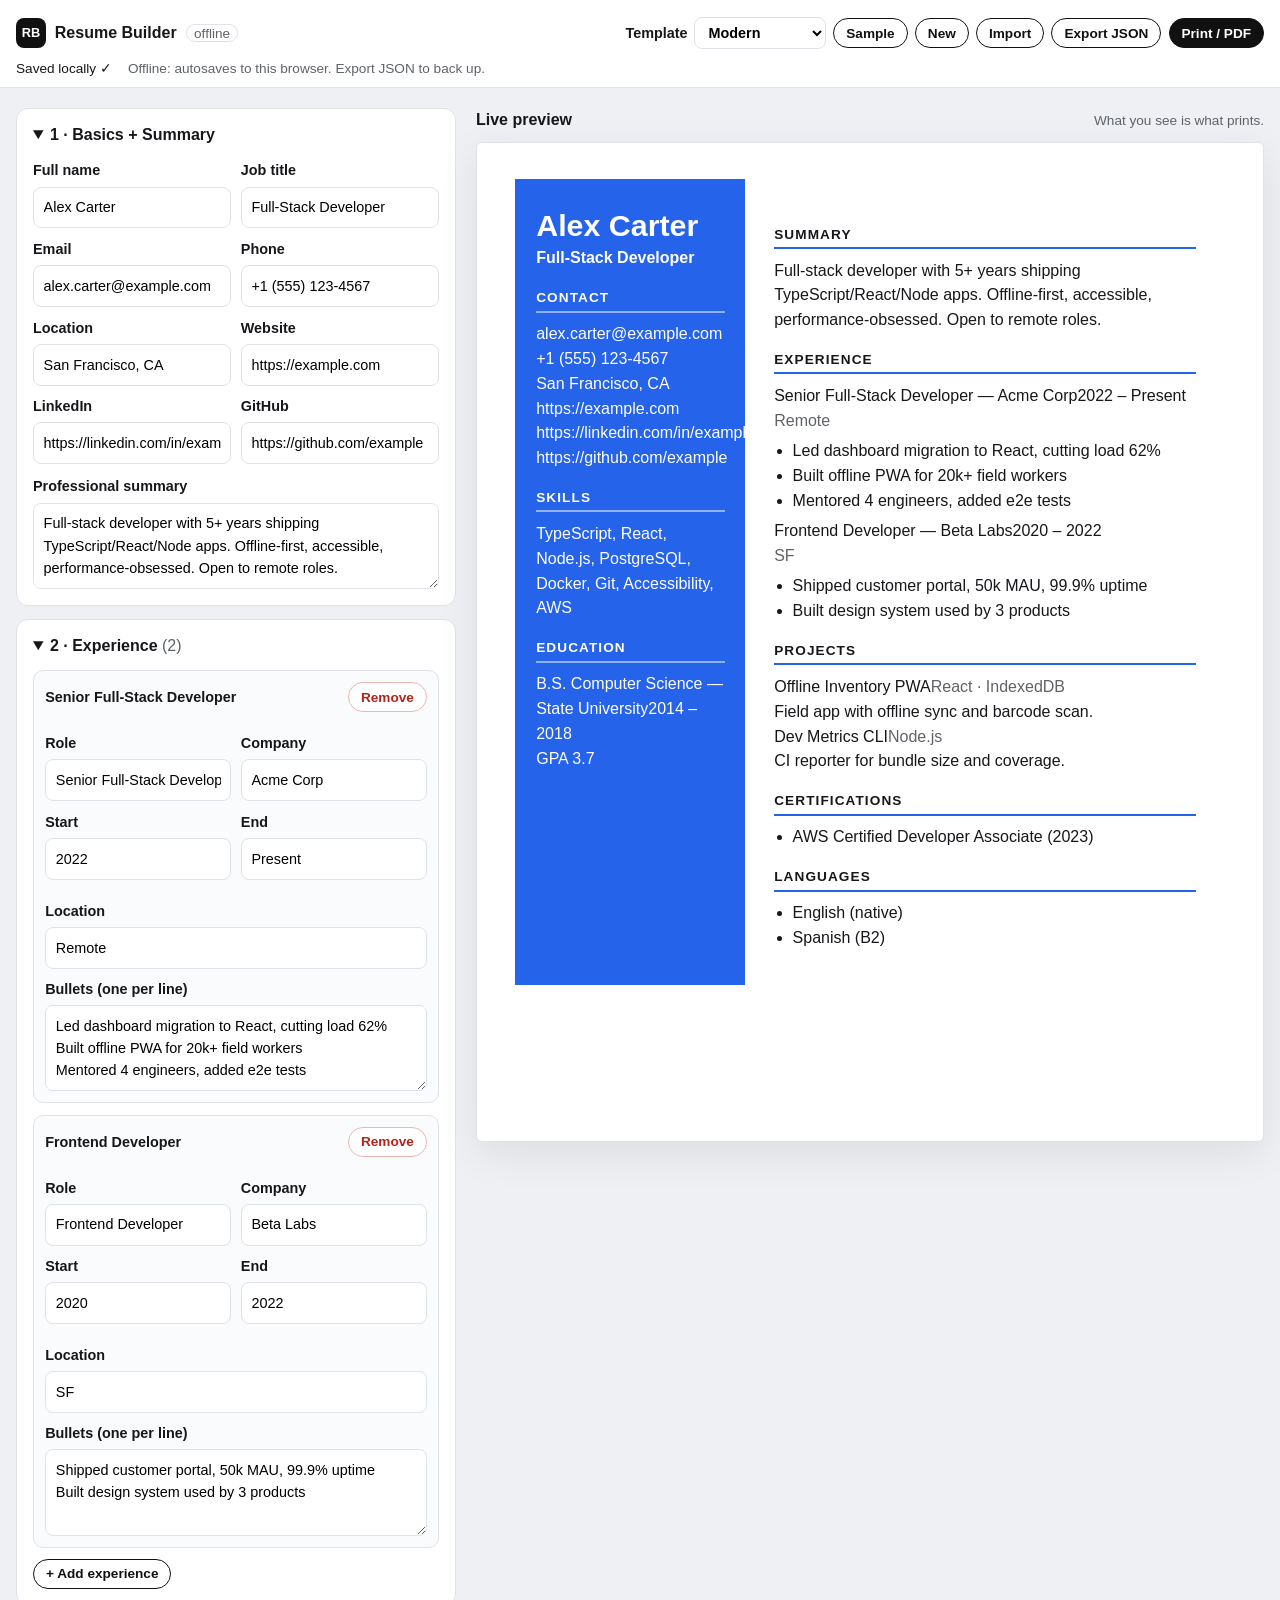
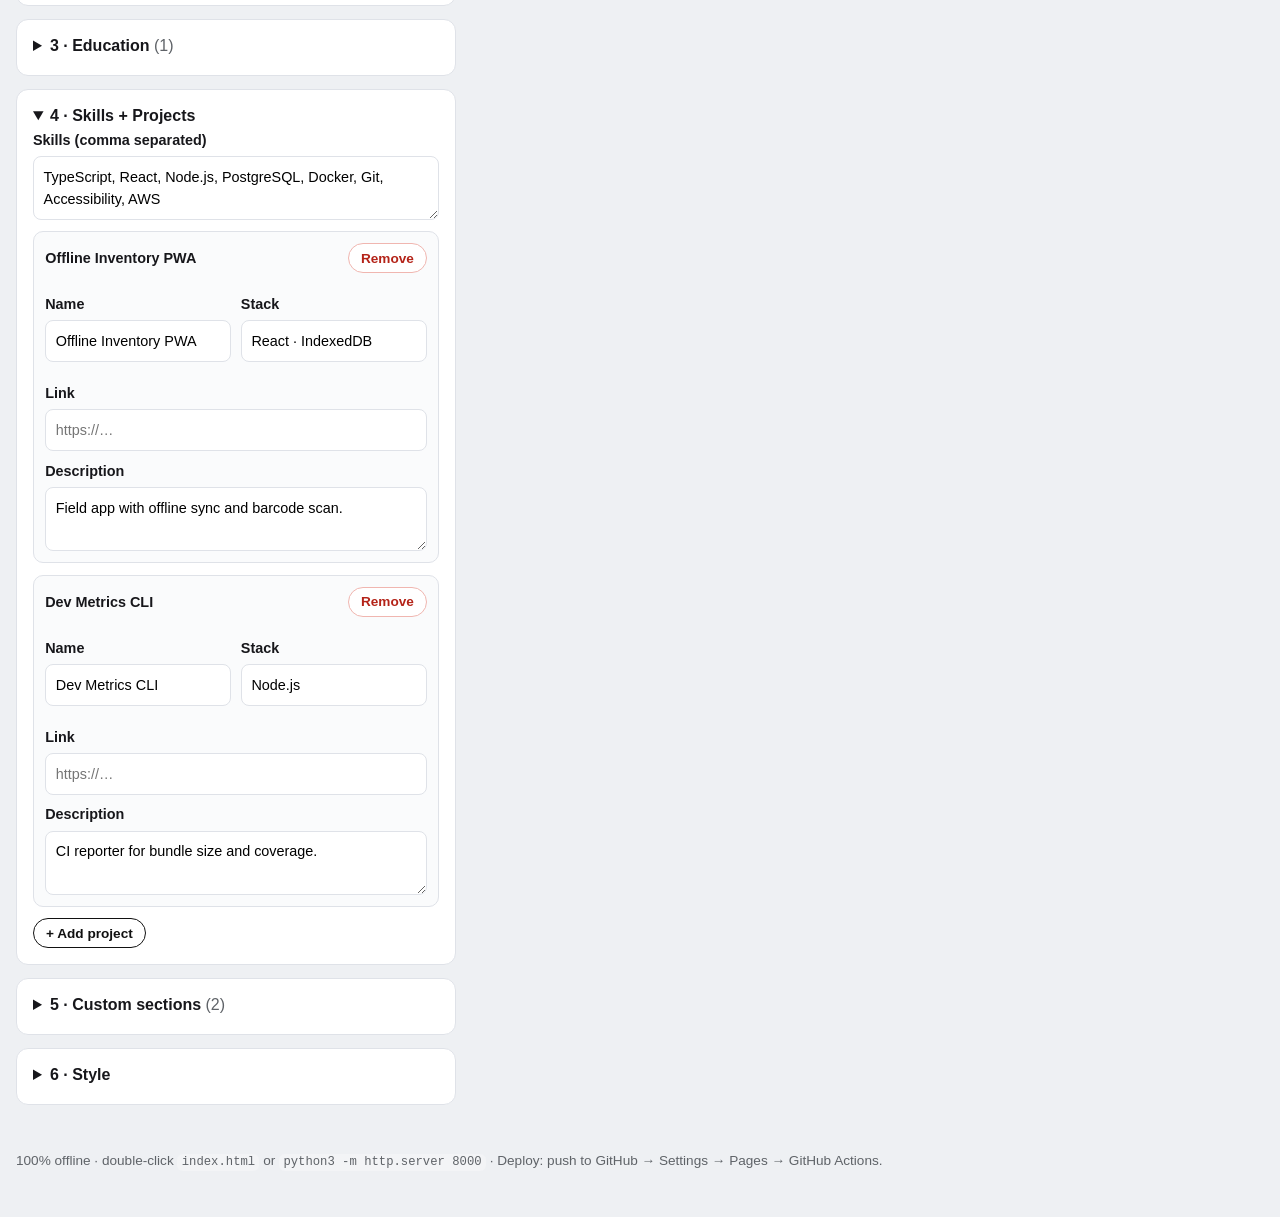
<file: index.html>
<!doctype html>
<html lang="en">
<head>
  <meta charset="utf-8" />
  <meta name="viewport" content="width=device-width, initial-scale=1" />
  <title>Resume Builder — Offline</title>
  <meta name="description" content="Offline resume builder. Form + live preview, 3 templates, JSON save, ATS-friendly PDF. No server needed." />
  <link rel="icon" href="./assets/favicon.svg" type="image/svg+xml" />
  <link rel="stylesheet" href="./css/style.css" />
</head>
<body>
  <a class="skip-link" href="#preview">Skip to preview</a>

  <header class="toolbar no-print">
    <div class="container toolbar-inner">
      <a class="brand" href="./index.html"><span class="brand-mark">RB</span><span>Resume Builder <em>offline</em></span></a>
      <div class="toolbar-actions">
        <label class="template-picker">Template
          <select id="templateSelect" aria-label="Choose template">
            <option value="modern">Modern</option>
            <option value="minimal">Minimal</option>
            <option value="classic">Classic / ATS</option>
          </select>
        </label>
        <button id="btnSample" class="btn btn-ghost btn-small" type="button">Sample</button>
        <button id="btnNew" class="btn btn-ghost btn-small" type="button">New</button>
        <button id="btnImport" class="btn btn-ghost btn-small" type="button">Import</button>
        <button id="btnExport" class="btn btn-ghost btn-small" type="button">Export JSON</button>
        <button id="btnPrint" class="btn btn-small" type="button">Print / PDF</button>
        <input id="fileImport" type="file" accept="application/json,.json" hidden />
      </div>
    </div>
    <div class="container save-row">
      <span id="saveStatus" role="status">Saved locally ✓</span>
      <span class="muted">Offline: autosaves to this browser. Export JSON to back up.</span>
    </div>
  </header>

  <main class="container layout">
    <!-- EDITOR -->
    <section class="editor no-print" aria-label="Resume editor">
      <details open class="card">
        <summary>1 · Basics + Summary</summary>
        <div class="grid2">
          <label>Full name<input data-bind="basics.name" placeholder="Alex Carter" /></label>
          <label>Job title<input data-bind="basics.title" placeholder="Full-Stack Developer" /></label>
          <label>Email<input data-bind="basics.email" placeholder="alex@example.com" /></label>
          <label>Phone<input data-bind="basics.phone" placeholder="+1 (555) 123-4567" /></label>
          <label>Location<input data-bind="basics.location" placeholder="San Francisco, CA" /></label>
          <label>Website<input data-bind="basics.website" placeholder="https://example.com" /></label>
          <label>LinkedIn<input data-bind="basics.linkedin" placeholder="https://linkedin.com/in/..." /></label>
          <label>GitHub<input data-bind="basics.github" placeholder="https://github.com/..." /></label>
        </div>
        <label class="block">Professional summary<textarea data-bind="basics.summary" rows="3" placeholder="5+ years building..."></textarea></label>
      </details>

      <details open class="card">
        <summary>2 · Experience <span class="count" id="expCount"></span></summary>
        <div id="expList" class="stack"></div>
        <button class="btn btn-ghost btn-small" data-add="experience" type="button">+ Add experience</button>
      </details>

      <details class="card">
        <summary>3 · Education <span class="count" id="eduCount"></span></summary>
        <div id="eduList" class="stack"></div>
        <button class="btn btn-ghost btn-small" data-add="education" type="button">+ Add education</button>
      </details>

      <details open class="card">
        <summary>4 · Skills + Projects</summary>
        <label class="block">Skills (comma separated)<textarea id="skillsInput" rows="2" placeholder="TypeScript, React, Node.js, Postgres, Docker"></textarea></label>
        <div id="projList" class="stack"></div>
        <button class="btn btn-ghost btn-small" data-add="project" type="button">+ Add project</button>
      </details>

      <details class="card">
        <summary>5 · Custom sections <span class="count" id="customCount"></span></summary>
        <p class="muted small">E.g. Certifications, Languages, Awards. One per block, one item per line.</p>
        <div id="customList" class="stack"></div>
        <button class="btn btn-ghost btn-small" data-add="custom" type="button">+ Add section</button>
      </details>

      <details class="card">
        <summary>6 · Style</summary>
        <div class="grid2">
          <label>Accent color<input type="color" id="accentInput" value="#2563eb" /></label>
          <label>Font size<input type="range" id="scaleInput" min="90" max="115" value="100" /> <span id="scaleVal">100%</span></label>
        </div>
      </details>
    </section>

    <!-- PREVIEW -->
    <section aria-label="Resume preview">
      <div class="preview-bar no-print">
        <strong>Live preview</strong>
        <span class="muted small">What you see is what prints.</span>
      </div>
      <article id="preview" class="sheet" aria-live="polite"></article>
    </section>
  </main>

  <footer class="container footer no-print">
    <p class="muted small">100% offline · double-click <code>index.html</code> or <code>python3 -m http.server 8000</code> · Deploy: push to GitHub → Settings → Pages → GitHub Actions.</p>
  </footer>

  <script src="./js/sample.js"></script>
  <script src="./js/templates.js"></script>
  <script src="./js/app.js"></script>
</body>
</html>
</file>
<file: css/style.css>
/* Builder shell + resume templates. Offline, system fonts only. */
:root {
  --bg: #eef0f3; --panel: #fff; --fg: #17171b; --muted: #5f6368;
  --line: #dfe2e8; --accent: #2563eb; --radius: 12px; --max: 1280px;
  --sans: -apple-system, BlinkMacSystemFont, "Segoe UI", Roboto, Helvetica, Arial, sans-serif;
  --serif: Georgia, "Times New Roman", Times, serif;
  --mono: ui-monospace, SFMono-Regular, Menlo, Consolas, monospace;
  --scale: 100%;
}
* { box-sizing: border-box; }
html { scroll-behavior: smooth; }
body { margin: 0; font-family: var(--sans); background: var(--bg); color: var(--fg); line-height: 1.55; }
.container { max-width: var(--max); margin: 0 auto; padding: 0 1rem; }
.skip-link { position: absolute; left: -9999px; }
.skip-link:focus { left: 1rem; top: 1rem; background: #000; color: #fff; padding: .5rem 1rem; z-index: 99; }
code { font-family: var(--mono); font-size: .9em; background: #f3f4f6; padding: .1em .35em; border-radius: 6px; }
.muted { color: var(--muted); } .small { font-size: .85rem; }

/* toolbar */
.toolbar { position: sticky; top: 0; z-index: 50; background: rgba(255,255,255,.95); backdrop-filter: blur(8px); border-bottom: 1px solid var(--line); }
.toolbar-inner { display: flex; align-items: center; justify-content: space-between; gap: 1rem; min-height: 58px; flex-wrap: wrap; padding-top: .5rem; }
.brand { display: flex; align-items: center; gap: .55rem; text-decoration: none; color: inherit; font-weight: 800; }
.brand-mark { width: 30px; height: 30px; display: grid; place-items: center; background: #111; color: #fff; border-radius: 8px; font-size: .8rem; }
.brand em { font-style: normal; font-weight: 400; color: var(--muted); font-size: .85rem; border: 1px solid var(--line); padding: .05rem .45rem; border-radius: 999px; margin-left: .3rem; }
.toolbar-actions { display: flex; gap: .45rem; align-items: center; flex-wrap: wrap; }
.template-picker { font-size: .9rem; font-weight: 600; display: flex; gap: .4rem; align-items: center; }
select, input, textarea { font: inherit; }
select { padding: .4rem .6rem; border: 1px solid var(--line); border-radius: 8px; background: #fff; }
.btn { border: 1px solid #111; background: #111; color: #fff; border-radius: 999px; padding: .55rem .95rem; font-weight: 700; cursor: pointer; font-size: .9rem; }
.btn-ghost { background: #fff; color: #111; }
.btn-small { padding: .4rem .75rem; font-size: .85rem; }
.btn-danger { background: #fff; color: #b42318; border-color: #f0b6b0; }
.save-row { display: flex; gap: 1rem; align-items: center; padding-bottom: .5rem; font-size: .85rem; }

/* layout */
.layout { display: grid; grid-template-columns: 440px 1fr; gap: 1.25rem; padding: 1.25rem 1rem 2rem; align-items: start; }
.editor { display: grid; gap: .8rem; }
.card { background: var(--panel); border: 1px solid var(--line); border-radius: var(--radius); padding: .9rem 1rem 1rem; }
.card summary { cursor: pointer; font-weight: 800; font-size: 1rem; }
.card .count { color: var(--muted); font-weight: 400; }
.grid2 { display: grid; grid-template-columns: 1fr 1fr; gap: .6rem; margin: .7rem 0; }
label.block, .editor label { display: grid; gap: .3rem; font-size: .9rem; font-weight: 600; }
.editor input:not([type=color],[type=range]), .editor textarea { border: 1px solid var(--line); border-radius: 8px; padding: .55rem .6rem; font-weight: 400; width: 100%; background: #fff; }
.editor textarea { resize: vertical; }
.stack { display: grid; gap: .7rem; margin: .7rem 0; }
.entry { border: 1px solid var(--line); border-radius: 10px; padding: .7rem; background: #fafbfc; display: grid; gap: .55rem; }
.entry-head { display: flex; justify-content: space-between; align-items: center; font-weight: 700; font-size: .9rem; }

.preview-bar { display: flex; justify-content: space-between; align-items: baseline; margin-bottom: .6rem; }
.sheet { background: #fff; border: 1px solid var(--line); border-radius: 6px; min-height: 1000px; padding: 2.2rem 2.4rem; box-shadow: 0 12px 40px rgba(0,0,0,.08); font-size: calc(14.5px * var(--scale) / 100); }

/* ---- resume templates (inside .sheet) ---- */
.rv a { color: var(--accent); }
.rv h1, .rv h2, .rv h3 { line-height: 1.2; }
.rv h2 { font-size: .85rem; text-transform: uppercase; letter-spacing: .08em; border-bottom: 2px solid var(--accent); padding-bottom: .25rem; margin: 1.2rem 0 .6rem; }
.rv ul { margin: .35rem 0; padding-left: 1.15rem; }
.rv p { margin: .35rem 0; }

/* modern: sidebar */
.rv-modern { display: grid; grid-template-columns: 230px 1fr; gap: 0; padding: 0 !important; overflow: hidden; }
.rv-modern .side { background: var(--accent); color: #fff; padding: 1.8rem 1.3rem; }
.rv-modern .side a { color: #fff; }
.rv-modern .side h2 { border-color: rgba(255,255,255,.5); color: #fff; }
.rv-modern .main { padding: 1.8rem 1.8rem; }
.rv-modern .name { font-size: 1.9rem; margin: 0; }
.rv-modern .title { font-weight: 600; margin: .15rem 0 1rem; }

/* minimal */
.rv-minimal .name { font-size: 2rem; margin: 0; }
.rv-minimal .contact { color: var(--muted); font-size: .92rem; }
.rv-minimal .item-head { display: flex; justify-content: space-between; gap: 1rem; font-weight: 700; }

/* classic / ATS: serif, single column, black */
.rv-classic { font-family: var(--serif); color: #000; }
.rv-classic a { color: #000; text-decoration: none; }
.rv-classic .center { text-align: center; }
.rv-classic h2 { border-bottom: 1px solid #000; color: #000; }
.rv-classic .name { font-size: 2rem; margin: 0; }

.footer { padding-bottom: 2rem; }

@media (max-width: 1020px) {
  .layout { grid-template-columns: 1fr; }
  .sheet { padding: 1.4rem 1.2rem; }
  .rv-modern { grid-template-columns: 1fr; }
}

/* ---- print: only the resume ---- */
@media print {
  body { background: #fff; }
  .no-print { display: none !important; }
  .container { max-width: none; padding: 0; }
  .layout { display: block; padding: 0; }
  .sheet { border: 0; box-shadow: none; border-radius: 0; min-height: auto; padding: 0; font-size: 11.5pt; }
  .rv-modern .side { background: #eee !important; color: #000 !important; -webkit-print-color-adjust: exact; print-color-adjust: exact; }
  .rv-modern .side a { color: #000 !important; }
  .rv a[href^="http"]::after { content: ""; }
  .rv { break-inside: auto; }
  @page { margin: 14mm 13mm; }
}
</file>
